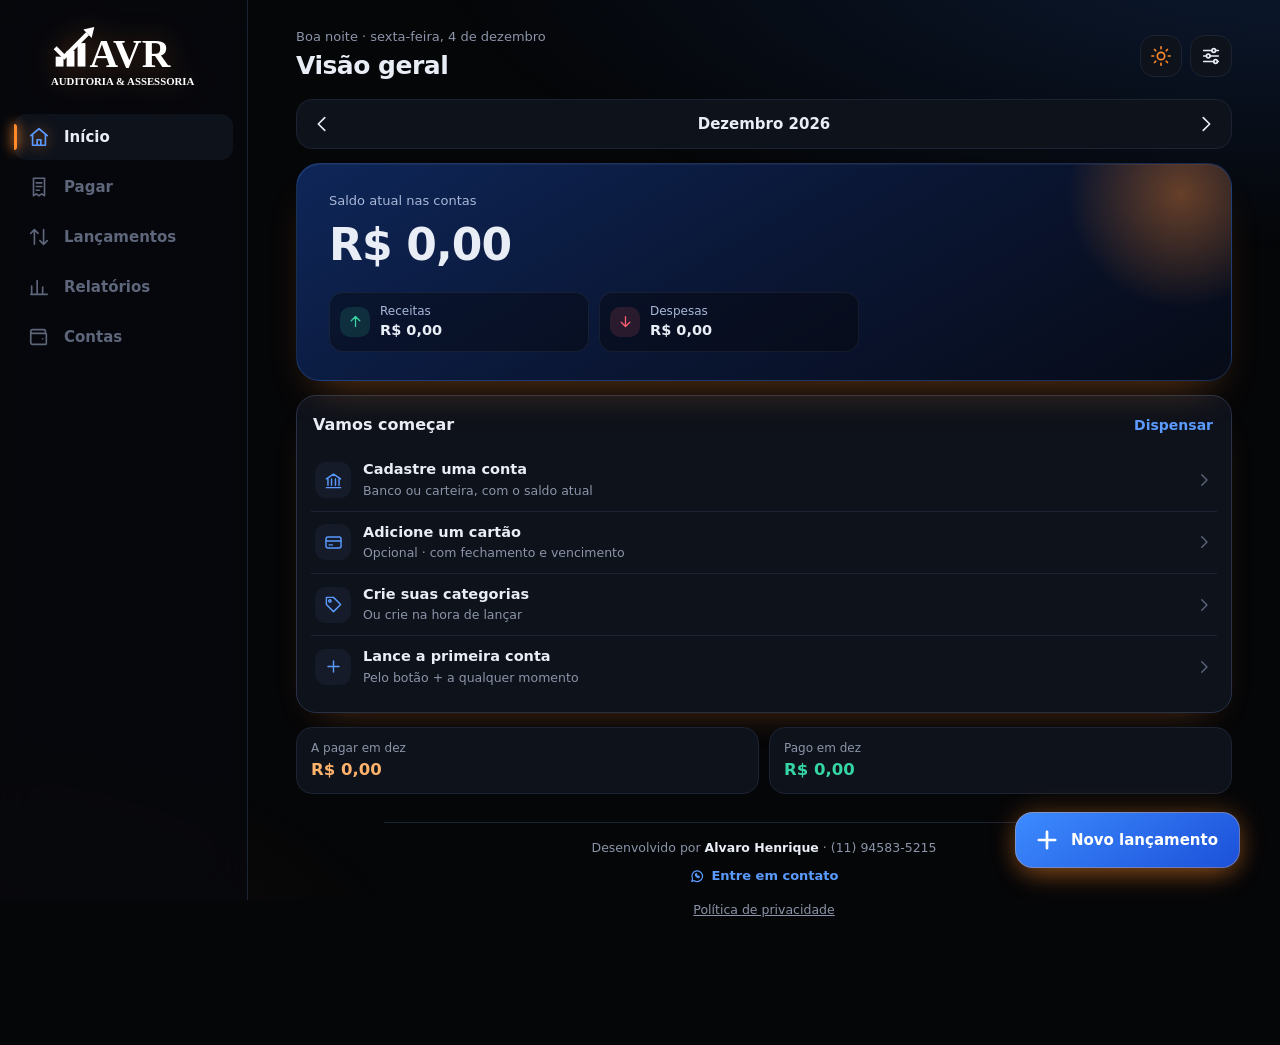
<file: index.html>
<!doctype html>
<html lang="pt-BR">
<head>
  <meta charset="utf-8">
  <meta name="viewport" content="width=device-width, initial-scale=1, viewport-fit=cover, interactive-widget=resizes-content">
  <meta name="theme-color" content="#050608">
  <meta name="color-scheme" content="dark light">
  <script>try { if (localStorage.getItem('avr-theme') === 'light') { document.documentElement.dataset.theme = 'light'; document.querySelector('meta[name=theme-color]').content = '#f3ebdd'; } } catch (e) {}</script>
  <meta name="description" content="Controle financeiro pessoal e contas a pagar">
  <title>AVR Finanças</title>
  <link rel="manifest" href="manifest.webmanifest">
  <link rel="icon" type="image/png" href="icons/icon-192.png">
  <link rel="apple-touch-icon" href="icons/icon-180.png">
  <link rel="stylesheet" href="css/style.css">
</head>
<body>
  <div id="app">
    <main id="view"></main>
    <button id="fab" class="fab" aria-label="Novo lançamento"></button>
    <nav id="tabbar" class="tabbar" aria-label="Navegação principal"></nav>
  </div>
  <div id="sheets"></div>
  <div id="toast" class="toast" role="status" aria-live="polite"></div>
  <div id="lock" class="lock hidden"></div>
  <script type="module" src="js/app.js"></script>
</body>
</html>
</file>
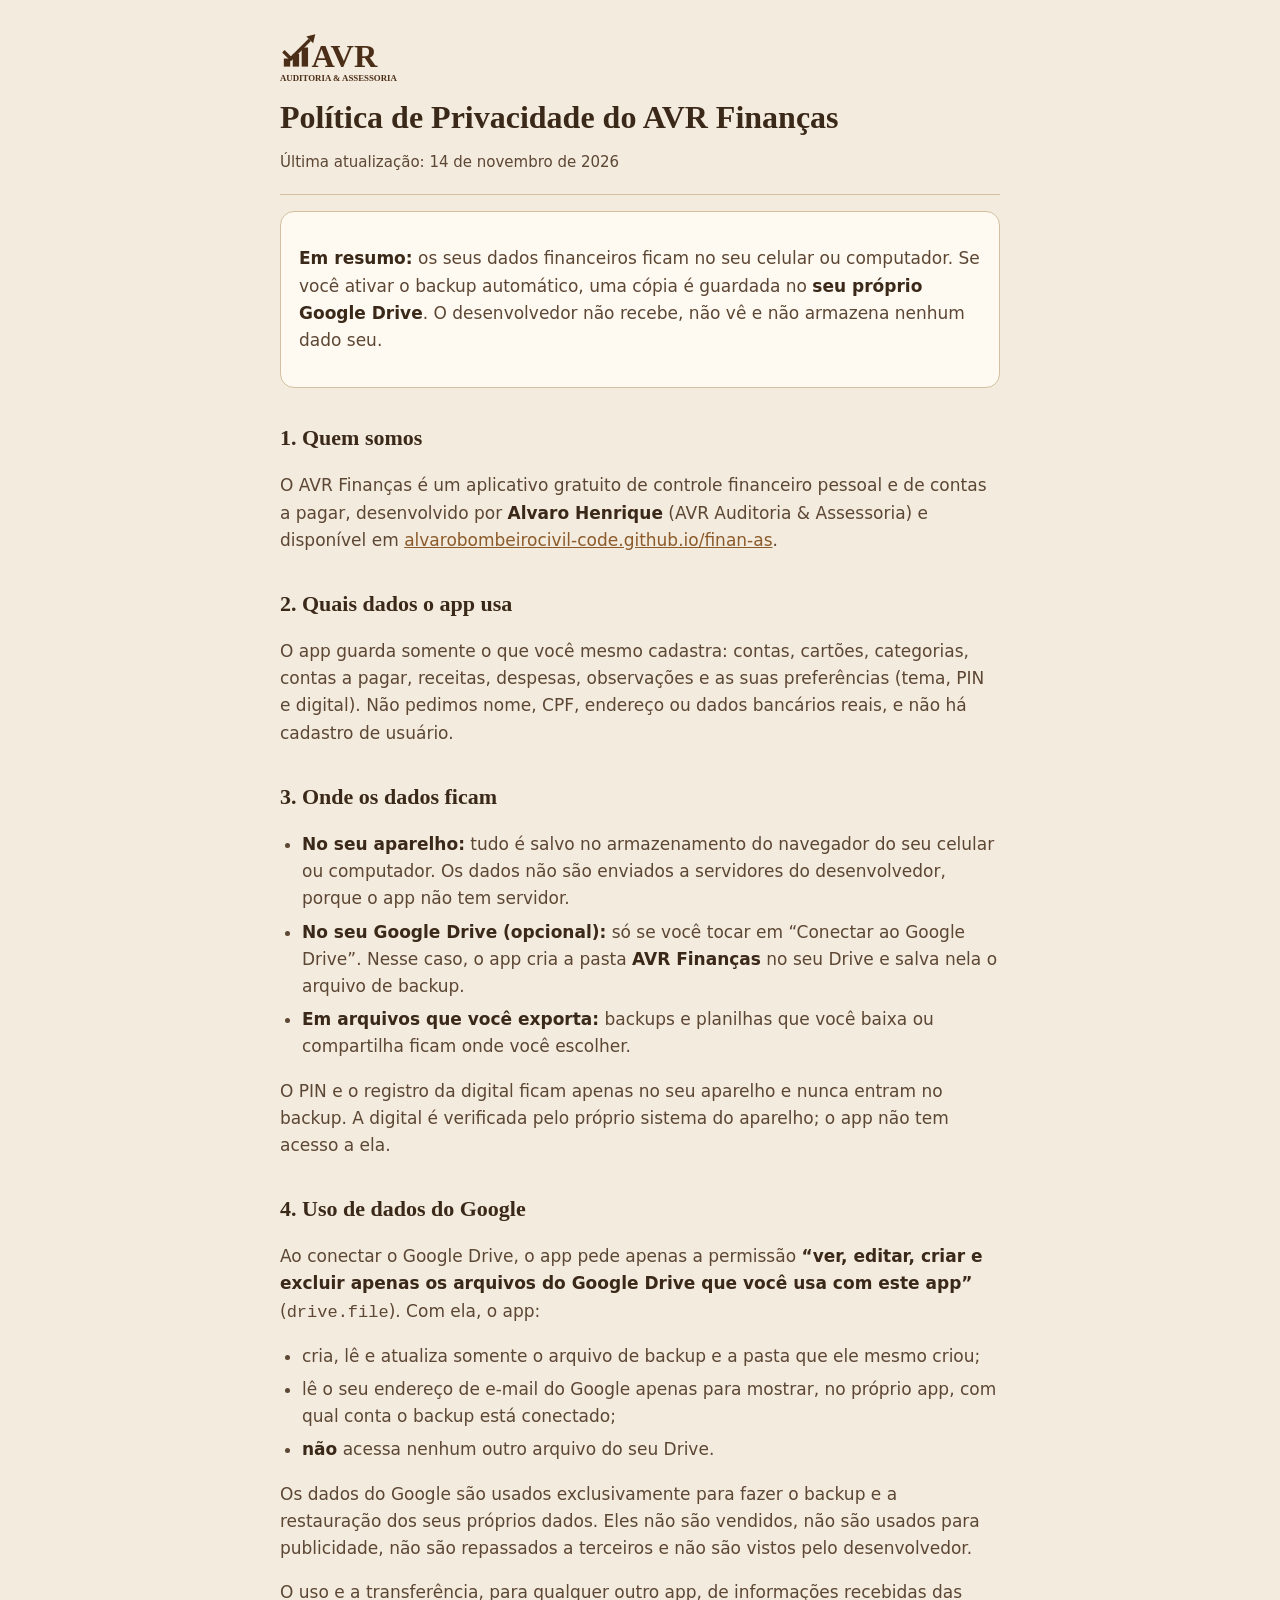
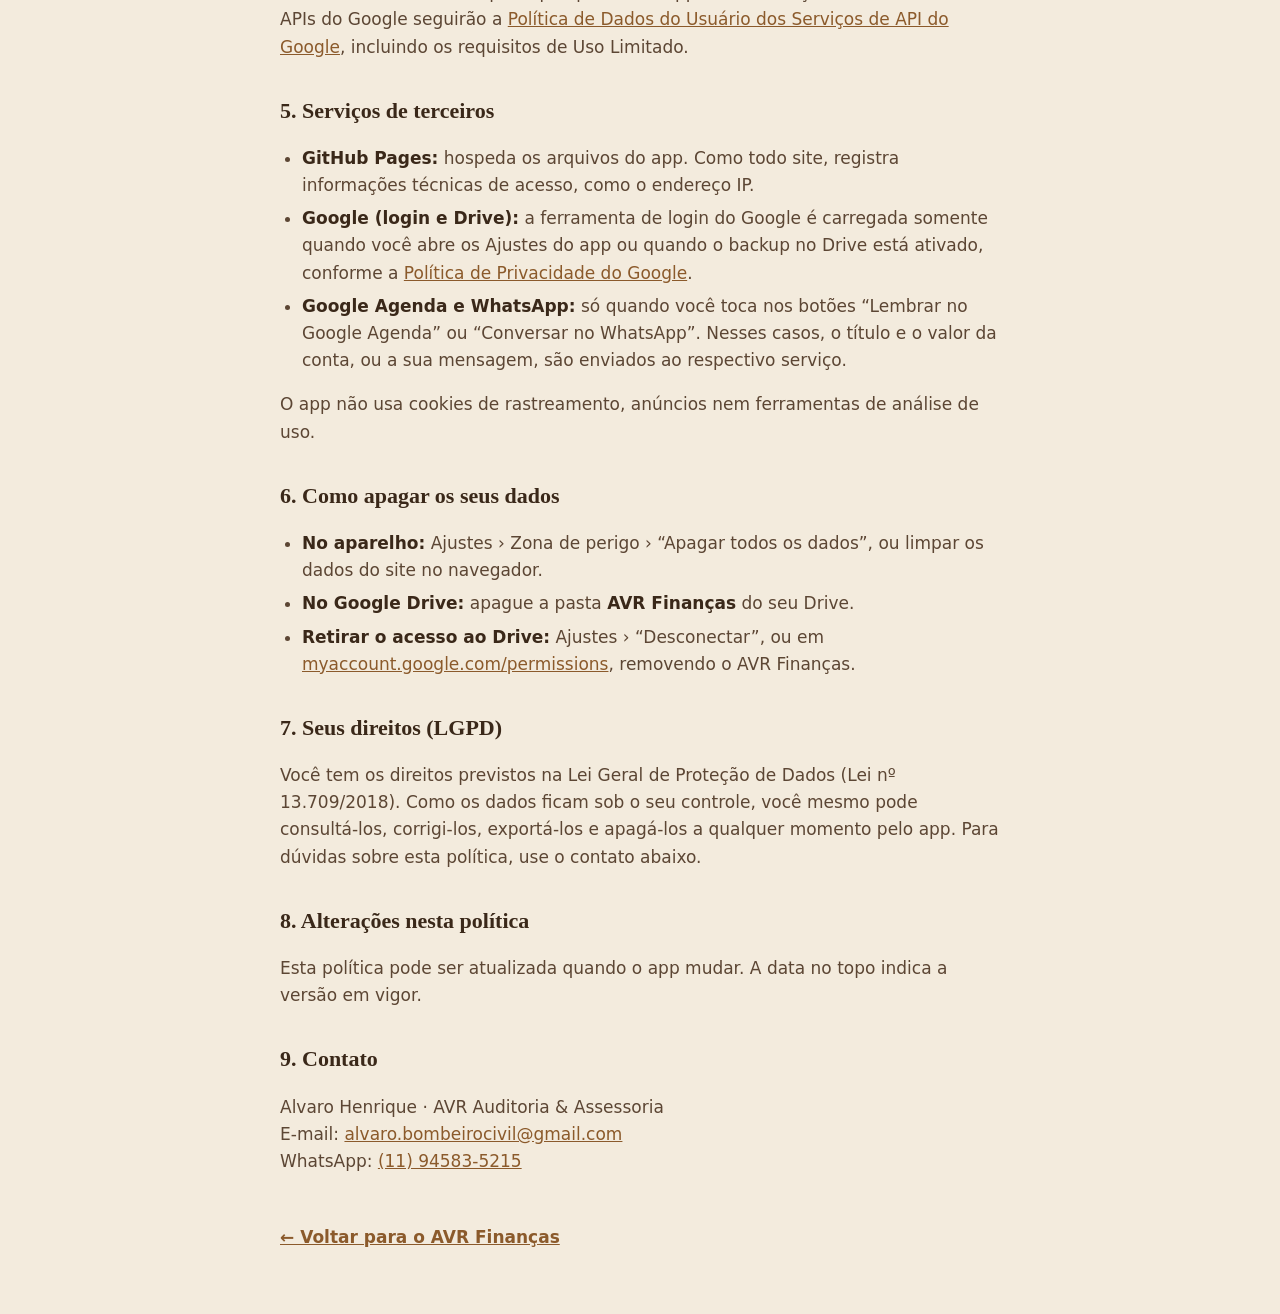
<file: privacidade.html>
<!doctype html>
<html lang="pt-BR">
<head>
<meta charset="utf-8">
<meta name="viewport" content="width=device-width, initial-scale=1, viewport-fit=cover">
<meta name="theme-color" content="#F3EBDD">
<title>Política de Privacidade · AVR Finanças</title>
<link rel="icon" type="image/png" href="icons/icon-192.png">
<style>
  :root { --bg: #F3EBDD; --card: #FFFAF1; --line: #D4C0A1; --ink: #3A2819; --soft: #5C4634; --accent: #8B5A2B; color-scheme: light; }
  * { box-sizing: border-box; }
  body { margin: 0; background: var(--bg); color: var(--ink); font: 400 17px/1.6 Roboto, system-ui, -apple-system, 'Segoe UI', Arial, sans-serif; }
  main { max-width: 760px; margin: 0 auto; padding: 32px max(20px, env(safe-area-inset-right, 0px)) 64px max(20px, env(safe-area-inset-left, 0px)); }
  header { display: flex; flex-direction: column; gap: 14px; padding-bottom: 20px; border-bottom: 1px solid var(--line); margin-bottom: 8px; }
  header img { height: 52px; width: auto; align-self: flex-start; }
  h1 { font-family: Georgia, 'Times New Roman', serif; font-size: 32px; line-height: 1.2; margin: 0; }
  h2 { font-family: Georgia, 'Times New Roman', serif; font-size: 22px; margin: 32px 0 8px; }
  p, li { color: var(--soft); }
  ul { padding-left: 22px; }
  li { margin-bottom: 6px; }
  b, strong { color: var(--ink); }
  a { color: var(--accent); }
  .meta { font-size: 15px; color: var(--soft); margin: 0; }
  .box { background: var(--card); border: 1px solid var(--line); border-radius: 14px; padding: 16px 18px; margin: 16px 0; }
  .back { display: inline-block; margin-top: 32px; font-weight: 600; }
</style>
</head>
<body>
<main>
  <header>
    <img src="icons/logo-brown.svg" alt="AVR Auditoria &amp; Assessoria">
    <h1>Política de Privacidade do AVR Finanças</h1>
    <p class="meta">Última atualização: 14 de novembro de 2026</p>
  </header>

  <div class="box">
    <p><b>Em resumo:</b> os seus dados financeiros ficam no seu celular ou computador. Se você ativar o backup automático, uma cópia é guardada no <b>seu próprio Google Drive</b>. O desenvolvedor não recebe, não vê e não armazena nenhum dado seu.</p>
  </div>

  <h2>1. Quem somos</h2>
  <p>O AVR Finanças é um aplicativo gratuito de controle financeiro pessoal e de contas a pagar, desenvolvido por <b>Alvaro Henrique</b> (AVR Auditoria &amp; Assessoria) e disponível em <a href="https://alvarobombeirocivil-code.github.io/finan-as/">alvarobombeirocivil-code.github.io/finan-as</a>.</p>

  <h2>2. Quais dados o app usa</h2>
  <p>O app guarda somente o que você mesmo cadastra: contas, cartões, categorias, contas a pagar, receitas, despesas, observações e as suas preferências (tema, PIN e digital). Não pedimos nome, CPF, endereço ou dados bancários reais, e não há cadastro de usuário.</p>

  <h2>3. Onde os dados ficam</h2>
  <ul>
    <li><b>No seu aparelho:</b> tudo é salvo no armazenamento do navegador do seu celular ou computador. Os dados não são enviados a servidores do desenvolvedor, porque o app não tem servidor.</li>
    <li><b>No seu Google Drive (opcional):</b> só se você tocar em “Conectar ao Google Drive”. Nesse caso, o app cria a pasta <b>AVR Finanças</b> no seu Drive e salva nela o arquivo de backup.</li>
    <li><b>Em arquivos que você exporta:</b> backups e planilhas que você baixa ou compartilha ficam onde você escolher.</li>
  </ul>
  <p>O PIN e o registro da digital ficam apenas no seu aparelho e nunca entram no backup. A digital é verificada pelo próprio sistema do aparelho; o app não tem acesso a ela.</p>

  <h2>4. Uso de dados do Google</h2>
  <p>Ao conectar o Google Drive, o app pede apenas a permissão <b>“ver, editar, criar e excluir apenas os arquivos do Google Drive que você usa com este app”</b> (<code>drive.file</code>). Com ela, o app:</p>
  <ul>
    <li>cria, lê e atualiza somente o arquivo de backup e a pasta que ele mesmo criou;</li>
    <li>lê o seu endereço de e-mail do Google apenas para mostrar, no próprio app, com qual conta o backup está conectado;</li>
    <li><b>não</b> acessa nenhum outro arquivo do seu Drive.</li>
  </ul>
  <p>Os dados do Google são usados exclusivamente para fazer o backup e a restauração dos seus próprios dados. Eles não são vendidos, não são usados para publicidade, não são repassados a terceiros e não são vistos pelo desenvolvedor.</p>
  <p>O uso e a transferência, para qualquer outro app, de informações recebidas das APIs do Google seguirão a <a href="https://developers.google.com/terms/api-services-user-data-policy" target="_blank" rel="noopener">Política de Dados do Usuário dos Serviços de API do Google</a>, incluindo os requisitos de Uso Limitado.</p>

  <h2>5. Serviços de terceiros</h2>
  <ul>
    <li><b>GitHub Pages:</b> hospeda os arquivos do app. Como todo site, registra informações técnicas de acesso, como o endereço IP.</li>
    <li><b>Google (login e Drive):</b> a ferramenta de login do Google é carregada somente quando você abre os Ajustes do app ou quando o backup no Drive está ativado, conforme a <a href="https://policies.google.com/privacy" target="_blank" rel="noopener">Política de Privacidade do Google</a>.</li>
    <li><b>Google Agenda e WhatsApp:</b> só quando você toca nos botões “Lembrar no Google Agenda” ou “Conversar no WhatsApp”. Nesses casos, o título e o valor da conta, ou a sua mensagem, são enviados ao respectivo serviço.</li>
  </ul>
  <p>O app não usa cookies de rastreamento, anúncios nem ferramentas de análise de uso.</p>

  <h2>6. Como apagar os seus dados</h2>
  <ul>
    <li><b>No aparelho:</b> Ajustes › Zona de perigo › “Apagar todos os dados”, ou limpar os dados do site no navegador.</li>
    <li><b>No Google Drive:</b> apague a pasta <b>AVR Finanças</b> do seu Drive.</li>
    <li><b>Retirar o acesso ao Drive:</b> Ajustes › “Desconectar”, ou em <a href="https://myaccount.google.com/permissions" target="_blank" rel="noopener">myaccount.google.com/permissions</a>, removendo o AVR Finanças.</li>
  </ul>

  <h2>7. Seus direitos (LGPD)</h2>
  <p>Você tem os direitos previstos na Lei Geral de Proteção de Dados (Lei nº 13.709/2018). Como os dados ficam sob o seu controle, você mesmo pode consultá-los, corrigi-los, exportá-los e apagá-los a qualquer momento pelo app. Para dúvidas sobre esta política, use o contato abaixo.</p>

  <h2>8. Alterações nesta política</h2>
  <p>Esta política pode ser atualizada quando o app mudar. A data no topo indica a versão em vigor.</p>

  <h2>9. Contato</h2>
  <p>Alvaro Henrique · AVR Auditoria &amp; Assessoria<br>
  E-mail: <a href="mailto:alvaro.bombeirocivil@gmail.com">alvaro.bombeirocivil@gmail.com</a><br>
  WhatsApp: <a href="https://wa.me/5511945835215" target="_blank" rel="noopener">(11) 94583-5215</a></p>

  <a class="back" href="./">← Voltar para o AVR Finanças</a>
</main>
</body>
</html>
</file>
<file: css/style.css>
/* Finanças — tema escuro: preto, azul e brilhos laranja */
:root {
  --bg: #050608;
  --bg-2: #0a0d14;
  --surface: #0e121b;
  --surface-2: #151b28;
  --line: #1c2332;
  --line-2: #283147;
  --text: #e9edf5;
  --muted: #8b94a8;
  --dim: #5d667a;
  --blue: #2f7dff;
  --blue-2: #5b9bff;
  --orange: #ff8a2a;
  --orange-2: #ffb26b;
  --glow: rgba(255, 138, 42, 0.42);
  --in: #35d6a4;
  --out: #ff6170;
  --nav-h: 64px;
  --safe-b: env(safe-area-inset-bottom, 0px);
  --safe-t: env(safe-area-inset-top, 0px);
  --tabbar-bg: rgba(7, 9, 13, 0.88);
  --toast-bg: #19202f;
  --more-bg: rgba(14, 18, 27, 0.5);
  color-scheme: dark;
}

/* Tema claro: bege com marrom e detalhes caramelo.
   (--blue/--blue-2 são a cor principal; no tema claro viram marrom.) */
:root[data-theme="light"] {
  --bg: #f3ebdd;
  --bg-2: #f7f1e6;
  --surface: #fffaf1;
  --surface-2: #efe4d1;
  --line: #e4d6bf;
  --line-2: #d4c0a1;
  --text: #3a2819;
  --muted: #7a6350;
  --dim: #a8917a;
  --blue: #8b5a2b;
  --blue-2: #7a4c22;
  --orange: #d9822b;
  --orange-2: #a65a12;
  --glow: rgba(217, 130, 43, 0.3);
  --in: #4f7d3a;
  --out: #b23a2e;
  --tabbar-bg: rgba(255, 250, 241, 0.94);
  --toast-bg: #fffaf1;
  --more-bg: #f7f1e6;
  color-scheme: light;
}
[data-theme="light"] body::before {
  background:
    radial-gradient(110% 55% at 100% -5%, rgba(217, 130, 43, 0.14), transparent 60%),
    radial-gradient(70% 40% at -10% 105%, rgba(139, 90, 43, 0.1), transparent 60%);
}
[data-theme="light"] .hero,
[data-theme="light"] .inv-total {
  background: linear-gradient(150deg, #6e4524 0%, #4b2e17 55%, #2f1c0d 100%);
  border-color: rgba(217, 130, 43, 0.35);
}
[data-theme="light"] .hero-label,
[data-theme="light"] .hero-row small,
[data-theme="light"] .inv-total span,
[data-theme="light"] .cc-foot { color: #e6cfb3; }
[data-theme="light"] .cc {
  background: linear-gradient(135deg, #5a381c 0%, #3d2411 55%, #2a180a 100%);
  border-color: #7a5434;
}
[data-theme="light"] .cc small { color: #cdb498; }
[data-theme="light"] .cc .bar { background: #2a180a; }
[data-theme="light"] .bar i { background: linear-gradient(90deg, #c9a27a, #d9822b); }
[data-theme="light"] .btn.primary,
[data-theme="light"] .fab,
[data-theme="light"] .seg-type button.on { background: linear-gradient(145deg, #a0692f, #6f431c); }
[data-theme="light"] .field input:focus,
[data-theme="light"] .field select:focus { box-shadow: 0 0 0 3px rgba(139, 90, 43, 0.18), 0 0 20px -6px var(--glow); }
[data-theme="light"] .tabbar a.active .ic { color: var(--blue); }

* { box-sizing: border-box; -webkit-tap-highlight-color: transparent; }
html, body { margin: 0; background: var(--bg); color: var(--text); }
body {
  font: 15px/1.4 Roboto, system-ui, -apple-system, "Segoe UI", sans-serif;
  min-height: 100dvh;
  overscroll-behavior-y: contain;
  -webkit-font-smoothing: antialiased;
}
body::before {
  content: '';
  position: fixed;
  inset: 0;
  pointer-events: none;
  background:
    radial-gradient(110% 55% at 100% -5%, rgba(47, 125, 255, 0.16), transparent 60%),
    radial-gradient(70% 40% at -10% 105%, rgba(255, 138, 42, 0.08), transparent 60%);
}
body.no-scroll { overflow: hidden; }
#app { position: relative; max-width: 560px; margin: 0 auto; }
#view { padding: calc(var(--safe-t) + 14px) 16px calc(var(--nav-h) + var(--safe-b) + 100px); }
button, input, select { font: inherit; color: inherit; }
button { cursor: pointer; border: 0; background: none; padding: 0; }
h1, h2, h3, p { margin: 0; }
b { font-weight: 700; }
.ic { width: 22px; height: 22px; flex: none; }
.hidden { display: none !important; }
.muted { color: var(--muted); }
.grow { flex: 1; }
.mt { margin-top: 14px; }
.t-in { color: var(--in); }
.t-out { color: var(--out); }
.t-warn { color: var(--orange-2); }
.t-muted { color: var(--muted); }
b, .row-amt, .hero-value, .detail-amt { font-variant-numeric: tabular-nums; }

/* ---------- Logo ---------- */
/* Barra da logo fixa no topo ao rolar a tela */
.brand {
  position: sticky; top: 0; z-index: 12;
  display: flex; justify-content: center;
  margin: calc(-1 * (var(--safe-t) + 14px)) -16px 14px;
  padding: calc(var(--safe-t) + 10px) 16px 10px;
  background: var(--tabbar-bg);
  backdrop-filter: blur(18px);
  -webkit-backdrop-filter: blur(18px);
  border-bottom: 1px solid var(--line);
}
.brand img { height: 46px; filter: drop-shadow(0 0 14px rgba(255, 138, 42, 0.28)); }
.lock-brand { display: flex; justify-content: center; margin: 0 auto 28px; }
.lock-brand img { height: 72px; filter: drop-shadow(0 0 14px rgba(255, 138, 42, 0.28)); }
.logo-light { display: none; }
[data-theme="light"] .logo-dark { display: none; }
[data-theme="light"] .logo-light { display: block; filter: none; }
.lock-box h2 { display: flex; align-items: center; justify-content: center; gap: 8px; }
.lock-box h2 .ic { width: 18px; height: 18px; color: var(--orange); }

/* ---------- Cabeçalho ---------- */
.top { display: flex; align-items: center; justify-content: space-between; gap: 12px; margin-bottom: 16px; }
.top-actions { display: flex; gap: 8px; }
.theme-btn .ic { color: var(--orange); }
.top h1 { font-size: 25px; font-weight: 800; letter-spacing: -0.02em; }
.eyebrow { color: var(--muted); font-size: 13px; margin-bottom: 2px; }
.eyebrow::first-letter { text-transform: uppercase; }
.icon-btn {
  width: 42px; height: 42px; flex: none;
  display: grid; place-items: center;
  border-radius: 14px;
  background: var(--surface);
  border: 1px solid var(--line);
  color: var(--text);
  text-decoration: none;
}
.icon-btn:active { transform: scale(0.94); }

/* ---------- Seletor de mês ---------- */
.month-nav {
  display: flex; align-items: center; justify-content: space-between;
  padding: 4px; margin-bottom: 14px;
  background: var(--surface);
  border: 1px solid var(--line);
  border-radius: 16px;
}
.month-nav .icon-btn { background: transparent; border: 0; width: 42px; height: 40px; }
.month-label { display: flex; flex-direction: column; align-items: center; font-weight: 700; padding: 4px 12px; }
.month-label small { font-size: 10.5px; font-weight: 500; color: var(--orange-2); }

/* ---------- Cartão de saldo ---------- */
.hero {
  position: relative; overflow: hidden;
  padding: 20px; margin-bottom: 14px;
  border-radius: 24px;
  background: linear-gradient(150deg, #0e2658 0%, #0a1634 50%, #070b17 100%);
  border: 1px solid rgba(91, 155, 255, 0.22);
  box-shadow: 0 22px 44px -22px var(--glow), inset 0 1px 0 rgba(255, 255, 255, 0.05);
  color: #e9edf5;
}
.hero::after {
  content: '';
  position: absolute; right: -80px; top: -100px;
  width: 260px; height: 260px;
  background: radial-gradient(circle, rgba(255, 138, 42, 0.38), transparent 62%);
  pointer-events: none;
}
.hero > * { position: relative; z-index: 1; }
.hero-label { color: #a9b8d8; font-size: 13px; }
.hero-value { font-size: 34px; font-weight: 800; letter-spacing: -0.02em; margin: 4px 0 16px; }
.hero-row { display: grid; grid-template-columns: 1fr 1fr; gap: 10px; }
.hero-row > div {
  display: flex; align-items: center; gap: 10px; min-width: 0;
  padding: 10px;
  background: rgba(5, 6, 8, 0.4);
  border: 1px solid rgba(255, 255, 255, 0.06);
  border-radius: 14px;
}
.hero-row small { display: block; color: #a9b8d8; font-size: 12px; }
.hero-row b { font-size: 14.5px; white-space: nowrap; }
.pill { width: 30px; height: 30px; flex: none; display: grid; place-items: center; border-radius: 10px; }
.pill .ic { width: 17px; height: 17px; }
.pill.in { background: rgba(53, 214, 164, 0.14); color: #35d6a4; }
.pill.out { background: rgba(255, 97, 112, 0.14); color: #ff6170; }

/* ---------- Resumos ---------- */
.stats { display: grid; grid-template-columns: 1fr 1fr; gap: 10px; margin-bottom: 14px; }
.stats.three { grid-template-columns: repeat(3, 1fr); }
.stat { min-width: 0; padding: 12px 14px; background: var(--surface); border: 1px solid var(--line); border-radius: 16px; }
.stat small { display: block; color: var(--muted); font-size: 12px; margin-bottom: 2px; }
.stat b { font-size: 16.5px; white-space: nowrap; }
.stats.three .stat { padding: 11px 10px; }
.stats.three b { font-size: 14px; }

/* ---------- Abas segmentadas ---------- */
.seg {
  display: grid; grid-auto-flow: column; grid-auto-columns: 1fr; gap: 4px;
  padding: 4px; margin-bottom: 14px;
  background: var(--surface);
  border: 1px solid var(--line);
  border-radius: 14px;
}
.seg button { padding: 9px 6px; border-radius: 10px; font-size: 13.5px; font-weight: 600; color: var(--muted); }
.seg button.on {
  background: var(--surface-2);
  color: var(--text);
  box-shadow: inset 0 0 0 1px var(--line-2), 0 6px 16px -8px var(--glow);
}
.seg-type { margin-bottom: 0; }
.seg-type button.on { color: #fff; background: linear-gradient(145deg, #2a6ef0, #1c4cc7); box-shadow: 0 6px 18px -6px var(--glow); }

/* ---------- Listas ---------- */
.list { display: flex; flex-direction: column; gap: 8px; }
.row {
  display: flex; align-items: center; gap: 12px;
  width: 100%; padding: 11px 12px;
  text-align: left;
  background: var(--surface);
  border: 1px solid var(--line);
  border-radius: 16px;
  cursor: pointer;
  transition: background 0.15s;
}
.row:active { background: var(--surface-2); }
.row-ic {
  position: relative;
  width: 40px; height: 40px; flex: none;
  display: grid; place-items: center;
  border-radius: 12px;
  background: var(--surface-2);
  color: var(--blue-2);
}
.row-ic .ic { width: 20px; height: 20px; }
.row-ic.receita { color: var(--in); }
.row-ic.despesa { color: var(--out); }
.row-ic.fatura { color: var(--orange); }
.cat-dot { position: absolute; right: -2px; bottom: -2px; width: 12px; height: 12px; border-radius: 50%; border: 2px solid var(--surface); }
.row-main { flex: 1; min-width: 0; }
.row-title { font-weight: 600; white-space: nowrap; overflow: hidden; text-overflow: ellipsis; }
.row-sub { margin-top: 2px; color: var(--muted); font-size: 12.5px; white-space: nowrap; overflow: hidden; text-overflow: ellipsis; }
.row-amt { font-weight: 700; white-space: nowrap; }
.row.overdue { border-color: rgba(255, 97, 112, 0.38); box-shadow: 0 10px 24px -18px rgba(255, 97, 112, 0.8); }
.row.overdue .row-sub { color: var(--out); }
.row.today { border-color: rgba(255, 138, 42, 0.45); box-shadow: 0 10px 26px -14px var(--glow); }
.row.today .row-sub { color: var(--orange-2); }
.row.paid { opacity: 0.6; }
.row.paid .row-title { text-decoration: line-through; text-decoration-color: rgba(255, 255, 255, 0.35); }
.chk {
  width: 36px; height: 36px; flex: none;
  display: grid; place-items: center;
  border-radius: 50%;
  border: 1.5px solid var(--line-2);
  color: var(--dim);
}
.chk .ic { width: 18px; height: 18px; stroke-width: 2.4; }
.chk:active { border-color: var(--in); color: var(--in); box-shadow: 0 0 14px rgba(53, 214, 164, 0.4); }
.chk.done { background: rgba(53, 214, 164, 0.14); border-color: transparent; color: var(--in); }

.block { margin-top: 18px; }
.block h2 { display: flex; align-items: center; gap: 8px; margin-bottom: 10px; font-size: 14.5px; font-weight: 700; }
.block h2 .ic { width: 18px; height: 18px; color: var(--blue-2); }
.block.danger h2 .ic { color: var(--out); }
.block.warn h2 .ic { color: var(--orange); filter: drop-shadow(0 0 6px var(--glow)); }
.count { padding: 1px 8px; border-radius: 99px; background: var(--surface-2); color: var(--muted); font-size: 12px; font-weight: 600; }
.block h2 .sum { margin-left: auto; color: var(--muted); font-size: 13px; font-weight: 600; }
.day-h { margin: 18px 4px 8px; color: var(--muted); font-size: 12.5px; font-weight: 600; }
.day-h::first-letter { text-transform: uppercase; }

.empty {
  margin-top: 16px; padding: 30px 18px;
  text-align: center; color: var(--muted);
  border: 1px dashed var(--line-2);
  border-radius: 18px;
}
.empty .ic { width: 34px; height: 34px; color: var(--orange); filter: drop-shadow(0 0 10px var(--glow)); }
.empty p { margin-top: 8px; font-size: 14px; }

.banner {
  display: flex; align-items: center; gap: 10px;
  width: 100%; padding: 12px 14px; margin-bottom: 14px;
  text-align: left; font-size: 13.5px;
  color: var(--orange-2);
  background: rgba(255, 138, 42, 0.08);
  border: 1px solid rgba(255, 138, 42, 0.3);
  border-radius: 14px;
}

/* ---------- Primeiros passos ---------- */
.onb {
  padding: 14px; margin-bottom: 14px;
  background: var(--surface);
  border: 1px solid var(--line-2);
  border-radius: 20px;
  box-shadow: 0 16px 36px -24px var(--glow);
}
.onb-head { display: flex; align-items: center; justify-content: space-between; margin-bottom: 8px; padding: 0 2px; }
.onb-head h2 { font-size: 16px; }
.onb-step {
  display: flex; align-items: center; gap: 12px;
  width: 100%; padding: 10px 4px;
  text-align: left;
  border-top: 1px solid var(--line);
}
.onb-step:first-of-type { border-top: 0; }
.onb-step > .ic { color: var(--dim); width: 18px; height: 18px; }
.onb-ic { width: 36px; height: 36px; flex: none; display: grid; place-items: center; border-radius: 11px; background: var(--surface-2); color: var(--blue-2); }
.onb-ic .ic { width: 19px; height: 19px; }
.onb-txt { flex: 1; min-width: 0; }
.onb-txt b { display: block; font-size: 14.5px; }
.onb-txt small { color: var(--muted); font-size: 12.5px; }
.onb-step.done { opacity: 0.55; }
.onb-step.done .onb-ic { color: var(--in); background: rgba(53, 214, 164, 0.12); }
.onb-step.done b { text-decoration: line-through; }
.link-btn { color: var(--blue-2); font-weight: 600; font-size: 14px; padding: 6px 2px; }

/* ---------- Contas e cartões ---------- */
.sec-h { display: flex; align-items: center; justify-content: space-between; margin: 22px 2px 10px; }
.sec-h:first-of-type { margin-top: 6px; }
.sec-h h2 { font-size: 15.5px; }
.cc-list { display: flex; flex-direction: column; gap: 12px; }
.cc {
  position: relative; overflow: hidden;
  width: 100%; padding: 16px 18px;
  text-align: left;
  border-radius: 22px;
  background: linear-gradient(135deg, #111a30 0%, #0a0f1d 55%, #160e08 100%);
  border: 1px solid var(--line-2);
  box-shadow: 0 18px 34px -22px var(--glow);
  color: #e9edf5;
}
.cc small { color: #8b94a8; }
.cc .bar { background: #151b28; }
.cc::before {
  content: '';
  position: absolute; right: -50px; bottom: -70px;
  width: 190px; height: 190px; border-radius: 50%;
  background: radial-gradient(circle, rgba(255, 138, 42, 0.3), transparent 65%);
  pointer-events: none;
}
.cc > * { position: relative; }
.cc-top { display: flex; align-items: center; justify-content: space-between; margin-bottom: 14px; font-weight: 700; font-size: 16px; }
.cc-top .ic { color: var(--orange); filter: drop-shadow(0 0 6px var(--glow)); }
.cc small { font-size: 12px; }
.cc-amt { display: block; margin: 2px 0 10px; font-size: 25px; }
.cc-foot { display: flex; justify-content: space-between; color: #a9b8d8; font-size: 12.5px; }
.bar { height: 6px; margin: 12px 0 6px; overflow: hidden; border-radius: 6px; background: var(--surface-2); }
.bar i { display: block; height: 100%; border-radius: 6px; background: linear-gradient(90deg, var(--blue), var(--orange)); box-shadow: 0 0 10px var(--glow); }

/* ---------- Configurações ---------- */
.card-sec { padding: 16px; margin-bottom: 12px; background: var(--surface); border: 1px solid var(--line); border-radius: 20px; }
.card-sec h2 { display: flex; align-items: center; gap: 8px; margin-bottom: 12px; font-size: 15.5px; }
.card-sec h2 .ic { width: 19px; height: 19px; color: var(--blue-2); }
.card-sec h3 { margin: 14px 0 8px; color: var(--muted); font-size: 11.5px; font-weight: 700; text-transform: uppercase; letter-spacing: 0.06em; }
.card-sec p { margin-bottom: 12px; color: var(--muted); font-size: 13.5px; }
.card-sec p b { color: var(--text); }
.danger-sec h2 .ic { color: var(--out); }
.chips { display: flex; flex-wrap: wrap; gap: 8px; }
.chip {
  display: inline-flex; align-items: center; gap: 7px;
  padding: 8px 13px;
  border-radius: 99px;
  background: var(--surface-2);
  border: 1px solid var(--line-2);
  font-size: 13.5px; font-weight: 600;
}
.chip i { width: 9px; height: 9px; border-radius: 50%; }
.chip.add { color: var(--blue-2); background: transparent; border-style: dashed; }
.ver { margin: 20px 0; text-align: center; color: var(--dim); font-size: 12px; }

/* ---------- Saldo previsto ---------- */
.forecast {
  display: flex; align-items: center; justify-content: space-between; gap: 10px;
  margin-top: 12px; padding: 10px 12px;
  background: rgba(255, 138, 42, 0.12);
  border: 1px solid rgba(255, 138, 42, 0.35);
  border-radius: 14px;
  font-size: 12.5px;
}
.forecast small { display: block; color: #ffd2a8; font-size: 11.5px; font-weight: 600; }
.forecast span { color: #a9b8d8; }
.forecast b { font-size: 17px; color: #ffd2a8; white-space: nowrap; }
.forecast b.neg { color: #ff8f99; }
[data-theme="light"] .forecast span { color: #e6cfb3; }

/* ---------- Alertas de limite ---------- */
.alert-limit {
  display: flex; align-items: center; gap: 10px;
  width: 100%; padding: 11px 13px; margin-bottom: 12px;
  text-align: left; font-size: 13.5px;
  color: var(--out);
  background: rgba(255, 97, 112, 0.1);
  border: 1px solid rgba(255, 97, 112, 0.35);
  border-radius: 14px;
}
.alert-limit .ic { width: 20px; height: 20px; }
.alert-limit.warn { color: var(--orange-2); background: rgba(255, 138, 42, 0.08); border-color: rgba(255, 138, 42, 0.3); }

/* ---------- Formulário: parcelas e repetição ---------- */
.parc-prev {
  margin-top: -4px; padding: 10px 12px;
  font-size: 13px; color: var(--muted);
  background: var(--surface-2);
  border: 1px solid var(--line-2);
  border-radius: 12px;
}
.parc-prev b { color: var(--text); }
.toggle-row {
  display: flex; align-items: center; justify-content: space-between; gap: 12px;
  padding: 12px 14px; font-size: 14.5px; cursor: pointer;
  background: var(--surface); border: 1px solid var(--line-2); border-radius: 14px;
}
.toggle-row span { display: flex; align-items: center; gap: 8px; }
.toggle-row .ic { width: 19px; height: 19px; color: var(--blue-2); }
input.sw {
  appearance: none; -webkit-appearance: none; flex: none;
  position: relative; width: 46px; height: 28px; margin: 0;
  border-radius: 99px; background: var(--line-2); cursor: pointer;
  transition: background 0.15s;
}
input.sw::after {
  content: ''; position: absolute; left: 3px; top: 3px;
  width: 22px; height: 22px; border-radius: 50%; background: #fff;
  transition: transform 0.15s;
}
input.sw:checked { background: var(--blue); box-shadow: 0 0 12px -2px var(--glow); }
input.sw:checked::after { transform: translateX(18px); }
input.sw:focus-visible { outline: 2px solid var(--orange); outline-offset: 2px; }
.field input[type=month] { min-width: 0; }

/* ---------- Relatórios ---------- */
.chart-card { padding: 14px; margin-bottom: 12px; background: var(--surface); border: 1px solid var(--line); border-radius: 18px; }
.chart-card h3 { font-size: 15px; margin-bottom: 2px; }
.chart-card .sub { color: var(--muted); font-size: 12px; margin-bottom: 14px; }
.chart-card .empty { margin-top: 0; }
.hbar {
  display: grid; grid-template-columns: 1fr auto; gap: 5px 10px;
  padding: 6px 4px; margin: 0 -4px 6px; border-radius: 10px;
  font-size: 13.5px;
}
.hbar[role=button] { cursor: pointer; }
.hbar[role=button]:active { background: var(--surface-2); }
.hbar .lbl { display: flex; align-items: center; gap: 7px; font-weight: 600; min-width: 0; }
.hbar .lbl i { width: 9px; height: 9px; border-radius: 50%; flex: none; }
.hbar .val { font-weight: 700; font-variant-numeric: tabular-nums; white-space: nowrap; }
.hbar .val small { margin-left: 5px; color: var(--muted); font-weight: 600; }
.hbar .track { grid-column: 1 / -1; position: relative; height: 8px; border-radius: 4px; background: var(--surface-2); }
.hbar .fill { position: absolute; left: 0; top: 0; bottom: 0; min-width: 2px; border-radius: 4px; background: var(--blue-2); }
.hbar .limit { position: absolute; top: -4px; bottom: -4px; width: 2px; border-radius: 1px; background: var(--text); opacity: 0.6; }
.hbar.over .fill { background: var(--out); }
.hbar .note { grid-column: 1 / -1; display: flex; align-items: center; gap: 4px; color: var(--muted); font-size: 11.5px; }
.hbar .note .ic { width: 14px; height: 14px; }
.hbar.over .note { color: var(--out); font-weight: 600; }
.cols { display: flex; align-items: flex-end; gap: 8px; height: 140px; border-bottom: 1px solid var(--line-2); }
.cols .m { flex: 1; display: flex; align-items: flex-end; gap: 2px; height: 100%; padding: 0 2px; border-radius: 8px 8px 0 0; }
.cols .m:active, .cols .m:hover { background: var(--surface-2); }
.cols .m.cur { box-shadow: inset 0 -2px 0 var(--orange); }
.cols .b { flex: 1; min-height: 2px; border-radius: 4px 4px 0 0; }
.cols .b.in, .legend i.in { background: var(--in); }
.cols .b.out, .legend i.out { background: var(--out); }
.cols-l { display: flex; gap: 8px; padding-top: 6px; color: var(--muted); font-size: 11px; }
.cols-l span { flex: 1; text-align: center; }
.legend { display: flex; gap: 16px; margin-top: 10px; color: var(--muted); font-size: 12px; }
.legend i { display: inline-block; width: 10px; height: 10px; margin-right: 6px; border-radius: 3px; vertical-align: -1px; }
.table-view { margin-top: 12px; }
.table-view summary { color: var(--blue-2); font-size: 13px; font-weight: 600; cursor: pointer; }
.table-view table { width: 100%; margin-top: 8px; border-collapse: collapse; font-size: 12.5px; font-variant-numeric: tabular-nums; }
.table-view th, .table-view td { padding: 6px 4px; text-align: right; border-bottom: 1px solid var(--line); }
.table-view th:first-child, .table-view td:first-child { text-align: left; }
.table-view th { color: var(--muted); font-weight: 600; }

/* ---------- Configurações: extras ---------- */
.mb { margin-bottom: 12px; }
.w100 { width: 100%; }
.bio-row { margin-top: 14px; padding-top: 14px; border-top: 1px solid var(--line); }
.hint-muted { margin: 12px 0 0 !important; font-size: 12.5px !important; }
.bio-btn { width: 100%; margin: -14px 0 22px; }

/* ---------- Rodapé e contato ---------- */
.app-footer {
  display: flex; flex-direction: column; align-items: center; gap: 4px;
  margin-top: 28px; padding-top: 16px;
  text-align: center; color: var(--muted); font-size: 12.5px;
  border-top: 1px solid var(--line);
}
.app-footer b { color: var(--text); font-weight: 600; }
.app-footer .link-btn { display: inline-flex; align-items: center; gap: 6px; font-size: 13px; }
.app-footer .link-btn .ic { width: 16px; height: 16px; }
.contact-intro { margin: -6px 0 14px; font-size: 14px; }
.contact { text-align: center; }
.contact-name { font-size: 17px; font-weight: 700; }
.contact-phone { color: var(--muted); margin: 2px 0 14px; font-variant-numeric: tabular-nums; }
.card-sec .contact-phone { margin-bottom: 14px; }
.contact .btn-col { text-align: left; }
a.btn { text-decoration: none; color: var(--text); }
a.btn.whats { color: #fff; background: linear-gradient(145deg, #2bd66a, #12a150); box-shadow: 0 12px 26px -14px rgba(37, 211, 102, 0.7); }
.qr {
  width: 230px; margin: 18px auto 0; padding: 12px 12px 8px;
  background: #ffffff; border-radius: 18px;
  box-shadow: 0 14px 30px -18px var(--glow);
}
.qr img { display: block; width: 100%; height: auto; }
.qr figcaption { margin-top: 6px; color: #5b6578; font-size: 12px; }

/* ---------- Botão + e barra inferior ---------- */
.fab {
  position: fixed; z-index: 20;
  right: max(16px, calc((100vw - 560px) / 2 + 16px));
  bottom: calc(var(--nav-h) + var(--safe-b) + 16px);
  width: 60px; height: 60px;
  display: grid; place-items: center;
  border-radius: 20px;
  color: #fff;
  background: linear-gradient(145deg, #3d8bff, #1b50d8);
  box-shadow: 0 12px 28px -8px var(--glow), 0 0 26px rgba(255, 138, 42, 0.3), inset 0 0 0 1px rgba(255, 178, 107, 0.35);
  transition: transform 0.15s;
}
.fab .ic { width: 28px; height: 28px; stroke-width: 2.3; }
.fab:active { transform: scale(0.92); }

.tabbar {
  position: fixed; z-index: 15; left: 0; right: 0; bottom: 0;
  display: grid; grid-template-columns: repeat(5, 1fr);
  max-width: 560px; margin: 0 auto;
  padding: 4px 6px calc(4px + var(--safe-b));
  background: var(--tabbar-bg);
  backdrop-filter: blur(18px);
  -webkit-backdrop-filter: blur(18px);
  border-top: 1px solid var(--line);
}
.tabbar a {
  position: relative;
  display: flex; flex-direction: column; align-items: center; gap: 3px;
  padding: 9px 0 7px;
  color: var(--dim);
  text-decoration: none;
  font-size: 10.5px; font-weight: 600;
  white-space: nowrap;
}
.tabbar a.active { color: var(--text); }
.tabbar a.active .ic { color: var(--blue-2); filter: drop-shadow(0 0 7px rgba(255, 138, 42, 0.6)); }
.tabbar a.active::after {
  content: '';
  position: absolute; top: 0;
  width: 24px; height: 3px; border-radius: 0 0 3px 3px;
  background: var(--orange);
  box-shadow: 0 0 12px 1px var(--orange);
}

/* ---------- Janelas inferiores (sheets) ---------- */
.sheet-wrap { position: fixed; inset: 0; z-index: 50; }
.sheet-backdrop { position: absolute; inset: 0; background: rgba(0, 0, 0, 0.62); opacity: 0; transition: opacity 0.22s; }
.sheet {
  position: absolute; left: 0; right: 0; bottom: 0;
  max-width: 560px; max-height: 92dvh; margin: 0 auto;
  overflow-y: auto; overscroll-behavior: contain;
  padding: 6px 16px calc(20px + var(--safe-b));
  background: var(--bg-2);
  border: 1px solid var(--line-2); border-bottom: 0;
  border-radius: 26px 26px 0 0;
  box-shadow: 0 -24px 60px -24px rgba(255, 138, 42, 0.3);
  transform: translateY(100%);
  transition: transform 0.26s cubic-bezier(0.2, 0.8, 0.2, 1);
}
.sheet-wrap.open .sheet { transform: none; }
.sheet-wrap.open .sheet-backdrop { opacity: 1; }
.sheet-grip { width: 40px; height: 4px; margin: 4px auto 10px; border-radius: 4px; background: var(--line-2); }
.sheet-head { display: flex; align-items: center; justify-content: space-between; gap: 12px; margin-bottom: 14px; }
.sheet-head h2 { font-size: 19px; overflow: hidden; text-overflow: ellipsis; white-space: nowrap; }
.dialog { padding: 6px 2px 0; }
.dialog h2 { font-size: 19px; margin-bottom: 6px; }
.dialog p { margin-bottom: 16px; font-size: 14px; }
.pay-desc { margin: -4px 0 14px; color: var(--muted); font-size: 14px; }
.pay-desc b { color: var(--text); }

/* ---------- Formulários ---------- */
.form { display: flex; flex-direction: column; gap: 12px; }
.field { display: flex; flex-direction: column; gap: 6px; min-width: 0; }
.field > span { color: var(--muted); font-size: 12.5px; font-weight: 600; }
.field small { color: var(--dim); font-size: 12px; }
.field input, .field select {
  width: 100%; height: 50px; padding: 0 14px;
  font-size: 16px;
  background: var(--surface);
  border: 1px solid var(--line-2);
  border-radius: 14px;
  outline: none;
  transition: border-color 0.15s, box-shadow 0.15s;
}
.field input:focus, .field select:focus { border-color: var(--blue); box-shadow: 0 0 0 3px rgba(47, 125, 255, 0.18), 0 0 20px -6px var(--glow); }
.field input::placeholder { color: var(--dim); }
.field input.money { font-size: 18px; font-weight: 700; }
.field.invalid input, .field.invalid select { border-color: var(--out); box-shadow: 0 0 0 3px rgba(255, 97, 112, 0.15); }
.field input[type=date] { min-width: 0; }
.field select {
  appearance: none; -webkit-appearance: none;
  padding-right: 38px;
  background-image: url("data:image/svg+xml,%3Csvg xmlns='http://www.w3.org/2000/svg' viewBox='0 0 24 24' fill='none' stroke='%238b94a8' stroke-width='2' stroke-linecap='round'%3E%3Cpath d='M6 9l6 6 6-6'/%3E%3C/svg%3E");
  background-repeat: no-repeat;
  background-position: right 14px center;
  background-size: 18px;
}
.field select option, .field select optgroup { background: var(--surface); }
.grid2 { display: grid; grid-template-columns: 1fr 1fr; gap: 10px; }
.hint { color: var(--orange-2); font-size: 12.5px; margin-top: -4px; }
.more { border: 1px solid var(--line); border-radius: 14px; background: var(--more-bg); }
.more summary {
  display: flex; justify-content: space-between; align-items: center;
  padding: 13px 14px;
  list-style: none;
  color: var(--blue-2); font-weight: 600;
  cursor: pointer;
}
.more summary::-webkit-details-marker { display: none; }
.more summary::after { content: '+'; font-size: 20px; line-height: 1; }
.more[open] summary::after { content: '−'; }
.more[open] { padding: 0 12px 14px; }
.more[open] summary { padding: 13px 2px; }
.more > * + * { margin-top: 12px; }
.check { display: flex; align-items: center; gap: 10px; font-size: 14px; }
.check input { width: 20px; height: 20px; flex: none; accent-color: var(--blue); }
.swatches { display: flex; flex-wrap: wrap; gap: 10px; }
.swatches label { position: relative; }
.swatches input { position: absolute; opacity: 0; pointer-events: none; }
.swatches span { display: block; width: 36px; height: 36px; border-radius: 50%; border: 3px solid transparent; cursor: pointer; }
.swatches input:checked + span { border-color: var(--text); box-shadow: 0 0 14px var(--glow); }

/* ---------- Botões ---------- */
.btn-col { display: flex; flex-direction: column; gap: 10px; margin-top: 4px; }
.btn-row { display: grid; grid-template-columns: 1fr 1fr; gap: 10px; }
.btn {
  display: flex; align-items: center; justify-content: center; gap: 8px;
  height: 52px; padding: 0 16px;
  border-radius: 16px;
  font-size: 15.5px; font-weight: 700;
  transition: transform 0.12s;
}
.btn .ic { width: 20px; height: 20px; }
.btn:active { transform: scale(0.98); }
.btn.primary {
  color: #fff;
  background: linear-gradient(145deg, #3d8bff, #1b50d8);
  box-shadow: 0 12px 26px -12px var(--glow), inset 0 0 0 1px rgba(255, 178, 107, 0.22);
}
.btn.ghost { background: var(--surface); border: 1px solid var(--line-2); }
.btn.danger { color: var(--out); background: rgba(255, 97, 112, 0.1); border: 1px solid rgba(255, 97, 112, 0.28); }
.btn.text { height: 44px; color: var(--muted); }

/* ---------- Detalhes ---------- */
.detail-amt { font-size: 32px; font-weight: 800; margin-bottom: 8px; }
.tag {
  display: inline-flex; align-items: center;
  padding: 4px 11px;
  border-radius: 99px;
  background: var(--surface-2);
  color: var(--muted);
  font-size: 12.5px; font-weight: 700;
}
.tag.overdue { background: rgba(255, 97, 112, 0.14); color: var(--out); }
.tag.paid { background: rgba(53, 214, 164, 0.14); color: var(--in); }
.tag.today { background: rgba(255, 138, 42, 0.15); color: var(--orange-2); }
.kv { display: grid; gap: 1px; margin: 16px 0; overflow: hidden; background: var(--line); border: 1px solid var(--line); border-radius: 14px; }
.kv div { display: flex; justify-content: space-between; gap: 14px; padding: 12px 14px; background: var(--surface); }
.kv dt { color: var(--muted); }
.kv dd { margin: 0; text-align: right; font-weight: 600; overflow-wrap: anywhere; }
.inv-total {
  display: flex; flex-direction: column; align-items: center; gap: 4px;
  padding: 18px; margin-bottom: 14px;
  text-align: center;
  background: linear-gradient(150deg, #0e2658, #081128);
  border: 1px solid rgba(91, 155, 255, 0.2);
  border-radius: 20px;
  box-shadow: 0 16px 34px -20px var(--glow);
  color: #e9edf5;
}
.inv-total b { font-size: 30px; }
.inv-total span { color: #a9b8d8; font-size: 13px; }

/* ---------- Tela de PIN ---------- */
.lock {
  position: fixed; inset: 0; z-index: 100;
  display: grid; place-items: center;
  padding: 24px;
  background: radial-gradient(90% 50% at 50% 0%, rgba(47, 125, 255, 0.18), transparent 70%), var(--bg);
}
.lock-box { width: 100%; max-width: 320px; text-align: center; }
.lock-box h2 { font-size: 20px; }
.lock-box p { margin: 12px 0 20px; font-size: 14px; }
.lock-logo {
  width: 64px; height: 64px; margin: 0 auto 16px;
  display: grid; place-items: center;
  border-radius: 20px;
  color: var(--orange);
  background: var(--surface);
  border: 1px solid var(--line-2);
  box-shadow: 0 0 30px -4px var(--glow);
}
.lock-logo .ic { width: 30px; height: 30px; }
.dots { display: flex; justify-content: center; gap: 18px; margin: 22px 0 34px; }
.dots i { width: 14px; height: 14px; border-radius: 50%; border: 2px solid var(--line-2); transition: 0.15s; }
.dots i.on { background: var(--orange); border-color: var(--orange); box-shadow: 0 0 12px var(--orange); }
.dots.shake { animation: shake 0.35s; }
.dots.shake i { border-color: var(--out); }
@keyframes shake { 25% { transform: translateX(-10px); } 50% { transform: translateX(10px); } 75% { transform: translateX(-6px); } }
.keys { display: grid; grid-template-columns: repeat(3, 1fr); gap: 16px 10px; }
.keys button {
  justify-self: center;
  width: 74px; height: 74px;
  display: grid; place-items: center;
  border-radius: 50%;
  font-size: 27px; font-weight: 600;
  background: var(--surface);
  border: 1px solid var(--line);
}
.keys button:active { background: var(--surface-2); box-shadow: 0 0 22px -2px var(--glow); }
.keys .k-text { background: transparent; border: 0; font-size: 14px; color: var(--muted); }

/* ---------- Avisos ---------- */
.toast {
  position: fixed; z-index: 120; left: 50%;
  bottom: calc(var(--nav-h) + var(--safe-b) + 92px);
  display: flex; align-items: center; gap: 14px;
  width: max-content; max-width: calc(100vw - 32px);
  padding: 12px 16px;
  font-size: 14px; font-weight: 600;
  background: var(--toast-bg);
  border: 1px solid var(--line-2);
  border-radius: 14px;
  box-shadow: 0 12px 30px -10px var(--glow);
  opacity: 0; pointer-events: none;
  transform: translate(-50%, 16px);
  transition: 0.22s;
}
.toast.show { opacity: 1; pointer-events: auto; transform: translate(-50%, 0); }
.toast button { color: var(--orange-2); font-weight: 800; }

@media (max-width: 360px) {
  .hero-value { font-size: 29px; }
  .stats.three b { font-size: 13px; }
  .keys button { width: 66px; height: 66px; }
}
@media (prefers-reduced-motion: reduce) {
  * { transition: none !important; animation: none !important; }
}

/* ---------- Telas grandes (notebook e computador) ---------- */
@media (min-width: 1024px) {
  :root { --side: 248px; }
  #app { max-width: none; }
  #view {
    margin-left: var(--side);
    max-width: 1180px;
    padding: 28px 48px 120px;
  }
  /* Abas viram menu lateral, com a logo no topo */
  .tabbar {
    top: 0; bottom: 0; left: 0; right: auto;
    width: var(--side); max-width: none; margin: 0;
    display: flex; flex-direction: column; gap: 4px;
    padding: 24px 14px;
    border-top: 0; border-right: 1px solid var(--line);
  }
  .tabbar::before {
    content: ''; display: block; height: 64px; margin: 0 6px 22px;
    background: url(../icons/logo.svg) no-repeat center / contain;
    filter: drop-shadow(0 0 14px rgba(255, 138, 42, 0.28));
  }
  [data-theme="light"] .tabbar::before { background-image: url(../icons/logo-brown.svg); filter: none; }
  .tabbar a {
    flex-direction: row; justify-content: flex-start; gap: 14px;
    padding: 12px 14px; border-radius: 12px;
    font-size: 15px; white-space: nowrap;
  }
  .tabbar a:hover { background: var(--surface); color: var(--text); }
  .tabbar a.active { background: var(--surface); }
  .tabbar a.active::after { top: 10px; bottom: 10px; left: 0; width: 3px; height: auto; border-radius: 0 3px 3px 0; }
  /* A logo já está no menu: some a faixa do topo */
  .brand { display: none; }
  /* Botão de novo lançamento com texto */
  .fab {
    right: 40px; bottom: 32px;
    width: auto; height: 56px; padding: 0 22px 0 18px; gap: 10px;
    display: flex; border-radius: 18px; font-weight: 700; font-size: 15px;
  }
  .fab::after { content: 'Novo lançamento'; }
  /* Conteúdo em duas colunas */
  .list { display: grid; grid-template-columns: repeat(2, minmax(0, 1fr)); gap: 12px; }
  .cc-list { display: grid; grid-template-columns: repeat(2, minmax(0, 1fr)); gap: 16px; }
  .stats { grid-template-columns: repeat(auto-fit, minmax(220px, 1fr)); }
  .stats.three { grid-template-columns: repeat(3, minmax(0, 1fr)); }
  .hero { padding: 28px 32px; }
  .hero-value { font-size: 44px; }
  .hero-row { grid-template-columns: repeat(2, minmax(0, 260px)); }
  #view > .chart-card { float: left; width: calc(50% - 6px); }
  #view > .chart-card + .chart-card { margin-left: 12px; }
  #view > .card-sec { max-width: 760px; }
  /* Janelas no centro da tela */
  .sheet {
    top: 50%; bottom: auto; left: 50%; right: auto;
    width: 560px; max-height: 86vh;
    border-radius: 24px; border-bottom: 1px solid var(--line-2);
    transform: translate(-50%, -46%) scale(0.98); opacity: 0;
    transition: transform 0.2s ease, opacity 0.2s ease;
    padding-bottom: 24px;
  }
  .sheet-wrap.open .sheet { transform: translate(-50%, -50%); opacity: 1; }
  .sheet-grip { display: none; }
  .toast { bottom: 104px; left: calc(50% + var(--side) / 2); }
  .app-footer { clear: both; max-width: 760px; margin-inline: auto; }
}
.app-footer .privacy-link { font-size: 12.5px; color: var(--muted); font-weight: 500; text-decoration: underline; }
.card-sec p a { color: var(--blue-2); }
.cc-late, .cc-future { display: flex; align-items: center; gap: 6px; margin-top: 8px; }
.cc .cc-late { color: #ff8f99; font-weight: 600; }
.cc-late .ic { width: 15px; height: 15px; }
.inv-total > span:first-of-type { font-size: 13px; }
@media (min-width: 1024px) { .sheet .list { grid-template-columns: 1fr; } }
</file>
